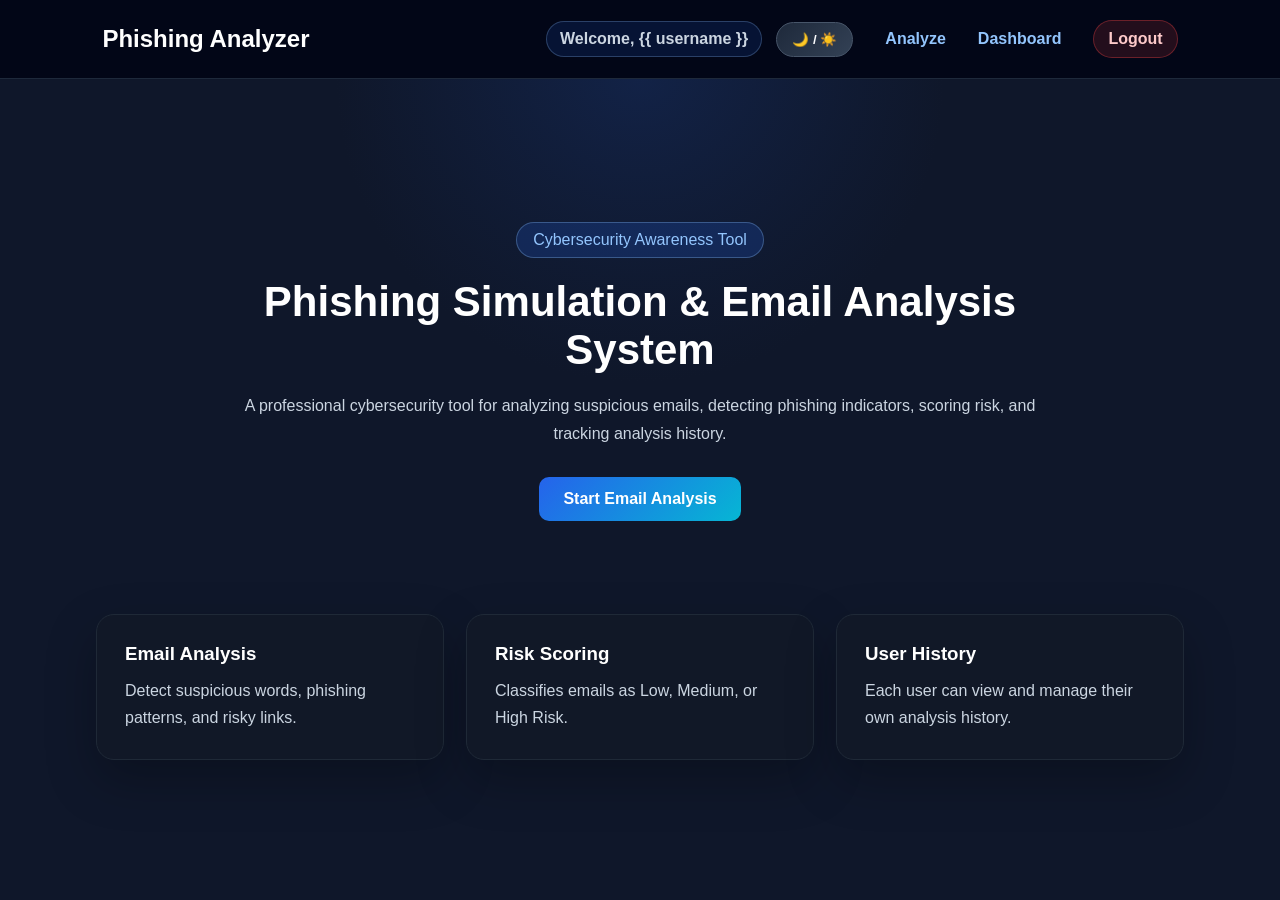
<file: templates/index.html>
<!DOCTYPE html>
<html>
<head>
    <title>Phishing Simulation & Email Analysis</title>
    <link rel="stylesheet" href="/static/style.css">
</head>
<body>

<div class="navbar">
    <h2>Phishing Analyzer</h2>

    <div class="nav-actions">
        <span class="welcome">Welcome, {{ username }}</span>
        <button onclick="toggleTheme()" class="theme-toggle">🌙 / ☀️</button>
        <a href="/analyze">Analyze</a>
        <a href="/dashboard">Dashboard</a>
        <a href="/logout" class="logout-btn">Logout</a>
    </div>
</div>

<div class="hero">
    <div class="hero-content">
        <span class="badge">Cybersecurity Awareness Tool</span>
        <h1>Phishing Simulation & Email Analysis System</h1>
        <p>
            A professional cybersecurity tool for analyzing suspicious emails,
            detecting phishing indicators, scoring risk, and tracking analysis history.
        </p>

        <div class="buttons">
            <a href="/analyze" class="btn primary">Start Email Analysis</a>
        </div>
    </div>
</div>

<div class="cards">
    <div class="card">
        <h3>Email Analysis</h3>
        <p>Detect suspicious words, phishing patterns, and risky links.</p>
    </div>

    <div class="card">
        <h3>Risk Scoring</h3>
        <p>Classifies emails as Low, Medium, or High Risk.</p>
    </div>

    <div class="card">
        <h3>User History</h3>
        <p>Each user can view and manage their own analysis history.</p>
    </div>
</div>

<script>
function toggleTheme() {
    document.body.classList.toggle("light-mode");
    localStorage.setItem("theme", document.body.classList.contains("light-mode") ? "light" : "dark");
}

if (localStorage.getItem("theme") === "light") {
    document.body.classList.add("light-mode");
}
</script>

</body>
</html>
</file>
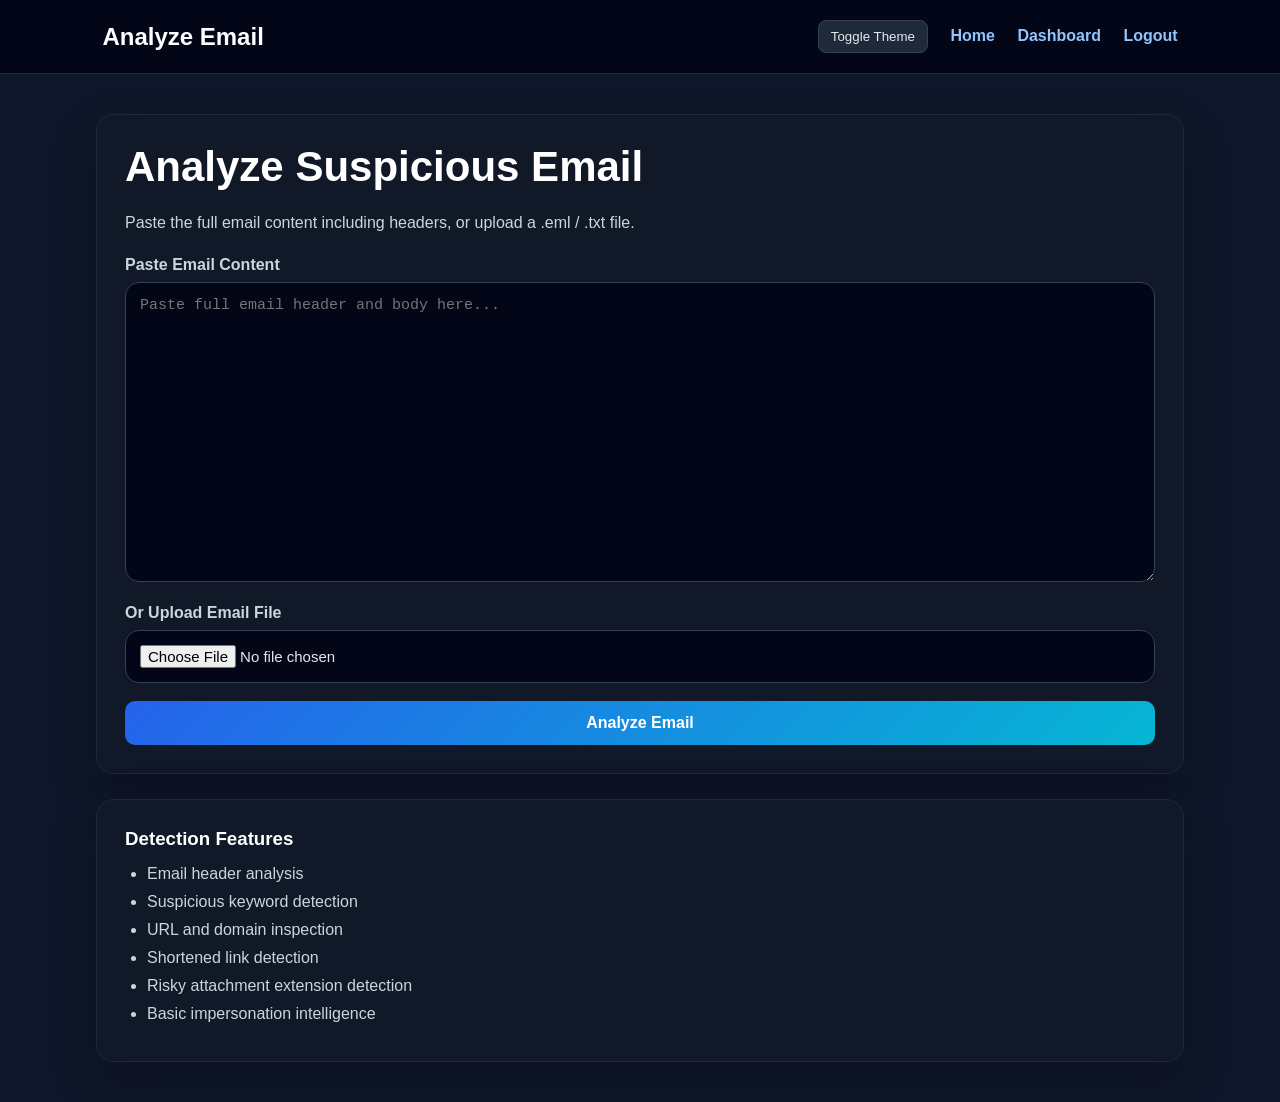
<file: templates/analyze.html>
<!DOCTYPE html>
<html>
<head>
    <title>Email Analyzer</title>
    <link rel="stylesheet" href="/static/style.css">
</head>
<body>

<div class="navbar">
    <h2>Analyze Email</h2>
    <div>
        <button onclick="toggleTheme()" class="theme-btn">Toggle Theme</button>
        <a href="/">Home</a>
        <a href="/dashboard">Dashboard</a>
        <a href="/logout">Logout</a>
    </div>
</div>

<div class="container">
    <div class="panel">
        <h1>Analyze Suspicious Email</h1>
        <p class="subtitle">
            Paste the full email content including headers, or upload a .eml / .txt file.
        </p>

        <form method="POST" enctype="multipart/form-data">
            <label class="label">Paste Email Content</label>
            <textarea name="email_text" placeholder="Paste full email header and body here..."></textarea>

            <label class="label">Or Upload Email File</label>
            <input type="file" name="email_file" accept=".eml,.txt" class="file-input">

            <button type="submit" class="btn primary full">Analyze Email</button>
        </form>
    </div>

    <div class="tips">
        <h3>Detection Features</h3>
        <ul>
            <li>Email header analysis</li>
            <li>Suspicious keyword detection</li>
            <li>URL and domain inspection</li>
            <li>Shortened link detection</li>
            <li>Risky attachment extension detection</li>
            <li>Basic impersonation intelligence</li>
        </ul>
    </div>
</div>

<script>
function toggleTheme() {
    document.body.classList.toggle("light-mode");
    localStorage.setItem("theme", document.body.classList.contains("light-mode") ? "light" : "dark");
}
if (localStorage.getItem("theme") === "light") {
    document.body.classList.add("light-mode");
}
</script>

</body>
</html>
</file>
<file: static/style.css>
* {
    margin: 0;
    padding: 0;
    box-sizing: border-box;
}

body {
    font-family: "Segoe UI", Arial, sans-serif;
    background: #0f172a;
    color: #e5e7eb;
}

.hero {
    min-height: 65vh;
    display: flex;
    align-items: center;
    justify-content: center;
    background:
        linear-gradient(rgba(15, 23, 42, 0.85), rgba(15, 23, 42, 0.95)),
        radial-gradient(circle at top, #2563eb, transparent 35%);
    text-align: center;
    padding: 40px;
}

.hero-content {
    max-width: 850px;
}

.badge {
    display: inline-block;
    background: rgba(37, 99, 235, 0.2);
    color: #93c5fd;
    padding: 8px 16px;
    border-radius: 30px;
    margin-bottom: 20px;
    border: 1px solid rgba(147, 197, 253, 0.3);
}

h1 {
    font-size: 42px;
    margin-bottom: 18px;
    color: #ffffff;
}

h2, h3 {
    color: #ffffff;
}

p {
    color: #cbd5e1;
    line-height: 1.7;
}

.buttons {
    margin-top: 30px;
}

.btn {
    display: inline-block;
    padding: 13px 24px;
    border-radius: 10px;
    text-decoration: none;
    border: none;
    cursor: pointer;
    font-size: 16px;
}

.primary {
    background: linear-gradient(135deg, #2563eb, #06b6d4);
    color: white;
    font-weight: bold;
}

.full {
    width: 100%;
    margin-top: 18px;
}

.cards {
    width: 85%;
    margin: -50px auto 60px;
    display: grid;
    grid-template-columns: repeat(3, 1fr);
    gap: 22px;
}

.card, .panel, .tips, .result-card, .soc-card, .login-card {
    background: #111827;
    border: 1px solid #1f2937;
    border-radius: 18px;
    padding: 28px;
    box-shadow: 0 20px 50px rgba(0,0,0,0.25);
}

.card h3 {
    margin-bottom: 12px;
}

.navbar {
    background: #020617;
    padding: 20px 8%;
    display: flex;
    justify-content: space-between;
    align-items: center;
    border-bottom: 1px solid #1e293b;
}

.navbar a {
    color: #93c5fd;
    text-decoration: none;
    font-weight: bold;
    margin-left: 18px;
}

.theme-btn {
    background: #1e293b;
    color: #e5e7eb;
    border: 1px solid #334155;
    border-radius: 8px;
    padding: 8px 12px;
    cursor: pointer;
}

.container {
    width: 85%;
    margin: 40px auto;
}

.panel {
    margin-bottom: 25px;
}

.subtitle {
    margin: 10px 0 20px;
}

textarea, input {
    width: 100%;
    background: #020617;
    color: #e5e7eb;
    border: 1px solid #334155;
    border-radius: 14px;
    padding: 14px;
    font-size: 15px;
}

textarea {
    height: 300px;
    resize: vertical;
}

textarea:focus, input:focus {
    outline: none;
    border-color: #38bdf8;
}

.label {
    display: block;
    margin: 18px 0 8px;
    color: #cbd5e1;
    font-weight: bold;
}

.file-input {
    padding: 14px;
}

.tips {
    margin-top: 25px;
}

.tips ul, .findings {
    margin-top: 15px;
    padding-left: 22px;
}

.tips li, .findings li {
    margin-bottom: 10px;
    color: #cbd5e1;
}

.result-card {
    margin-bottom: 25px;
}

.result-card.high {
    border-left: 8px solid #ef4444;
}

.result-card.medium {
    border-left: 8px solid #f59e0b;
}

.result-card.low {
    border-left: 8px solid #22c55e;
}

.risk.high {
    color: #ef4444;
}

.risk.medium {
    color: #f59e0b;
}

.risk.low {
    color: #22c55e;
}

.score-box {
    margin-top: 20px;
    background: #020617;
    padding: 20px;
    border-radius: 14px;
    display: inline-block;
    min-width: 160px;
}

.score-box span {
    display: block;
    color: #94a3b8;
}

.score-box strong {
    font-size: 36px;
    color: white;
}

.progress {
    width: 100%;
    background: #1e293b;
    border-radius: 10px;
    overflow: hidden;
    margin-top: 15px;
}

.progress-bar {
    height: 12px;
    background: linear-gradient(90deg, #22c55e, #f59e0b, #ef4444);
}

.soc-grid {
    display: grid;
    grid-template-columns: repeat(4, 1fr);
    gap: 18px;
    margin-bottom: 25px;
}

.soc-card span {
    display: block;
    color: #94a3b8;
    margin-bottom: 10px;
}

.soc-card strong {
    font-size: 38px;
    color: white;
}

.high-box {
    border-left: 7px solid #ef4444;
}

.medium-box {
    border-left: 7px solid #f59e0b;
}

.low-box {
    border-left: 7px solid #22c55e;
}

table {
    width: 100%;
    border-collapse: collapse;
    margin-top: 20px;
}

th, td {
    padding: 14px;
    border-bottom: 1px solid #1f2937;
    text-align: left;
}

th {
    color: #93c5fd;
    background: #020617;
}

td {
    color: #cbd5e1;
}

td a {
    color: #38bdf8;
    text-decoration: none;
    font-weight: bold;
}

.chart-row {
    display: grid;
    grid-template-columns: 120px 1fr 60px;
    align-items: center;
    gap: 15px;
    margin: 18px 0;
}

.chart-bg {
    background: #1e293b;
    height: 16px;
    border-radius: 20px;
    overflow: hidden;
}

.chart-fill {
    height: 100%;
    border-radius: 20px;
}

.high-fill {
    background: #ef4444;
}

.medium-fill {
    background: #f59e0b;
}

.low-fill {
    background: #22c55e;
}

.email-preview {
    white-space: pre-wrap;
    background: #020617;
    border: 1px solid #334155;
    padding: 18px;
    border-radius: 14px;
    color: #e5e7eb;
    max-height: 400px;
    overflow-y: auto;
}

mark {
    background: #facc15;
    color: #111827;
    padding: 2px 4px;
    border-radius: 4px;
}

.login-page {
    min-height: 100vh;
    display: flex;
    align-items: center;
    justify-content: center;
    background:
        linear-gradient(rgba(15, 23, 42, 0.85), rgba(15, 23, 42, 0.95)),
        radial-gradient(circle at top, #2563eb, transparent 40%);
}

.login-card {
    width: 420px;
}

.error {
    background: rgba(239, 68, 68, 0.15);
    color: #fecaca;
    padding: 12px;
    border-radius: 10px;
    margin: 15px 0;
}

.hint {
    margin-top: 15px;
    font-size: 14px;
    color: #94a3b8;
}

/* Light Mode */
body.light-mode {
    background: #f1f5f9;
    color: #0f172a;
}

body.light-mode .navbar {
    background: #ffffff;
    border-bottom: 1px solid #cbd5e1;
}

body.light-mode .card,
body.light-mode .panel,
body.light-mode .tips,
body.light-mode .result-card,
body.light-mode .soc-card,
body.light-mode .login-card {
    background: #ffffff;
    color: #0f172a;
    border: 1px solid #cbd5e1;
}

body.light-mode h1,
body.light-mode h2,
body.light-mode h3,
body.light-mode .soc-card strong {
    color: #0f172a;
}

body.light-mode p,
body.light-mode li,
body.light-mode td,
body.light-mode .label {
    color: #334155;
}

body.light-mode textarea,
body.light-mode input,
body.light-mode .email-preview,
body.light-mode .score-box {
    background: #f8fafc;
    color: #0f172a;
    border: 1px solid #cbd5e1;
}

body.light-mode th {
    background: #e2e8f0;
    color: #0f172a;
}

body.light-mode .theme-btn {
    background: #e2e8f0;
    color: #0f172a;
}

@media (max-width: 900px) {
    .cards, .soc-grid {
        grid-template-columns: 1fr;
        margin-top: 20px;
    }

    .chart-row {
        grid-template-columns: 1fr;
    }

    h1 {
        font-size: 30px;
    }

    .container, .cards {
        width: 92%;
    }

    .navbar {
        flex-direction: column;
        gap: 15px;
    }
}

.success {
    background: rgba(34, 197, 94, 0.15);
    color: #bbf7d0;
    padding: 12px;
    border-radius: 10px;
    margin: 15px 0;
}

/* Beautiful Auth Pages */
.auth-page {
    min-height: 100vh;
    display: flex;
    align-items: center;
    justify-content: center;
    padding: 30px;
    background:
        linear-gradient(rgba(15, 23, 42, 0.88), rgba(15, 23, 42, 0.96)),
        radial-gradient(circle at top left, #2563eb, transparent 35%),
        radial-gradient(circle at bottom right, #06b6d4, transparent 35%);
}

.login-card {
    position: relative;
    width: 430px;
    background: rgba(17, 24, 39, 0.96);
    border: 1px solid #1f2937;
    border-radius: 22px;
    padding: 34px;
    box-shadow: 0 25px 70px rgba(0,0,0,0.4);
}

.auth-title {
    font-size: 34px;
    margin-bottom: 10px;
}

.auth-subtitle {
    color: #94a3b8;
    margin-bottom: 20px;
}

.login-card input {
    margin-bottom: 10px;
}

.login-card .hint {
    text-align: center;
    margin-top: 18px;
}

.login-card .hint a {
    color: #38bdf8;
    font-weight: bold;
    text-decoration: none;
}

.success {
    background: rgba(34, 197, 94, 0.15);
    color: #bbf7d0;
    padding: 12px;
    border-radius: 10px;
    margin: 15px 0;
}

.error {
    background: rgba(239, 68, 68, 0.15);
    color: #fecaca;
    padding: 12px;
    border-radius: 10px;
    margin: 15px 0;
}

/* Navbar polish */
.nav-actions {
    display: flex;
    align-items: center;
    gap: 14px;
    flex-wrap: wrap;
}

.welcome {
    color: #cbd5e1;
    font-weight: 600;
    background: rgba(37, 99, 235, 0.14);
    padding: 8px 13px;
    border-radius: 999px;
    border: 1px solid rgba(147, 197, 253, 0.25);
}

/* Beautiful Theme Toggle */
.theme-toggle {
    background: linear-gradient(135deg, #1e293b, #334155);
    color: #f8fafc;
    border: 1px solid #475569;
    border-radius: 999px;
    padding: 9px 15px;
    cursor: pointer;
    font-weight: bold;
    transition: 0.2s ease;
}

.theme-toggle:hover {
    transform: translateY(-2px);
    box-shadow: 0 8px 25px rgba(56, 189, 248, 0.25);
}

/* Beautiful Logout */
.logout-btn {
    background: rgba(239, 68, 68, 0.14);
    color: #fecaca !important;
    padding: 9px 14px;
    border-radius: 999px;
    border: 1px solid rgba(239, 68, 68, 0.35);
}

.logout-btn:hover {
    background: rgba(239, 68, 68, 0.25);
}

/* Delete History Button */
.delete-btn {
    background: linear-gradient(135deg, #dc2626, #ef4444);
    color: white;
    border: none;
    border-radius: 12px;
    padding: 13px 20px;
    font-size: 15px;
    font-weight: bold;
    cursor: pointer;
    margin-bottom: 20px;
    box-shadow: 0 12px 30px rgba(239, 68, 68, 0.2);
}

.delete-btn:hover {
    transform: translateY(-2px);
}

/* Light mode auth/navbar fixes */
body.light-mode .auth-page {
    background:
        linear-gradient(rgba(241, 245, 249, 0.88), rgba(241, 245, 249, 0.96)),
        radial-gradient(circle at top left, #93c5fd, transparent 35%),
        radial-gradient(circle at bottom right, #67e8f9, transparent 35%);
}

body.light-mode .login-card {
    background: #ffffff;
    border: 1px solid #cbd5e1;
}

body.light-mode .auth-subtitle,
body.light-mode .welcome {
    color: #334155;
}

body.light-mode .welcome {
    background: #e0f2fe;
    border: 1px solid #bae6fd;
}

body.light-mode .theme-toggle {
    background: linear-gradient(135deg, #e2e8f0, #f8fafc);
    color: #0f172a;
    border: 1px solid #cbd5e1;
}

body.light-mode .login-card .hint a {
    color: #2563eb;
}
</file>
